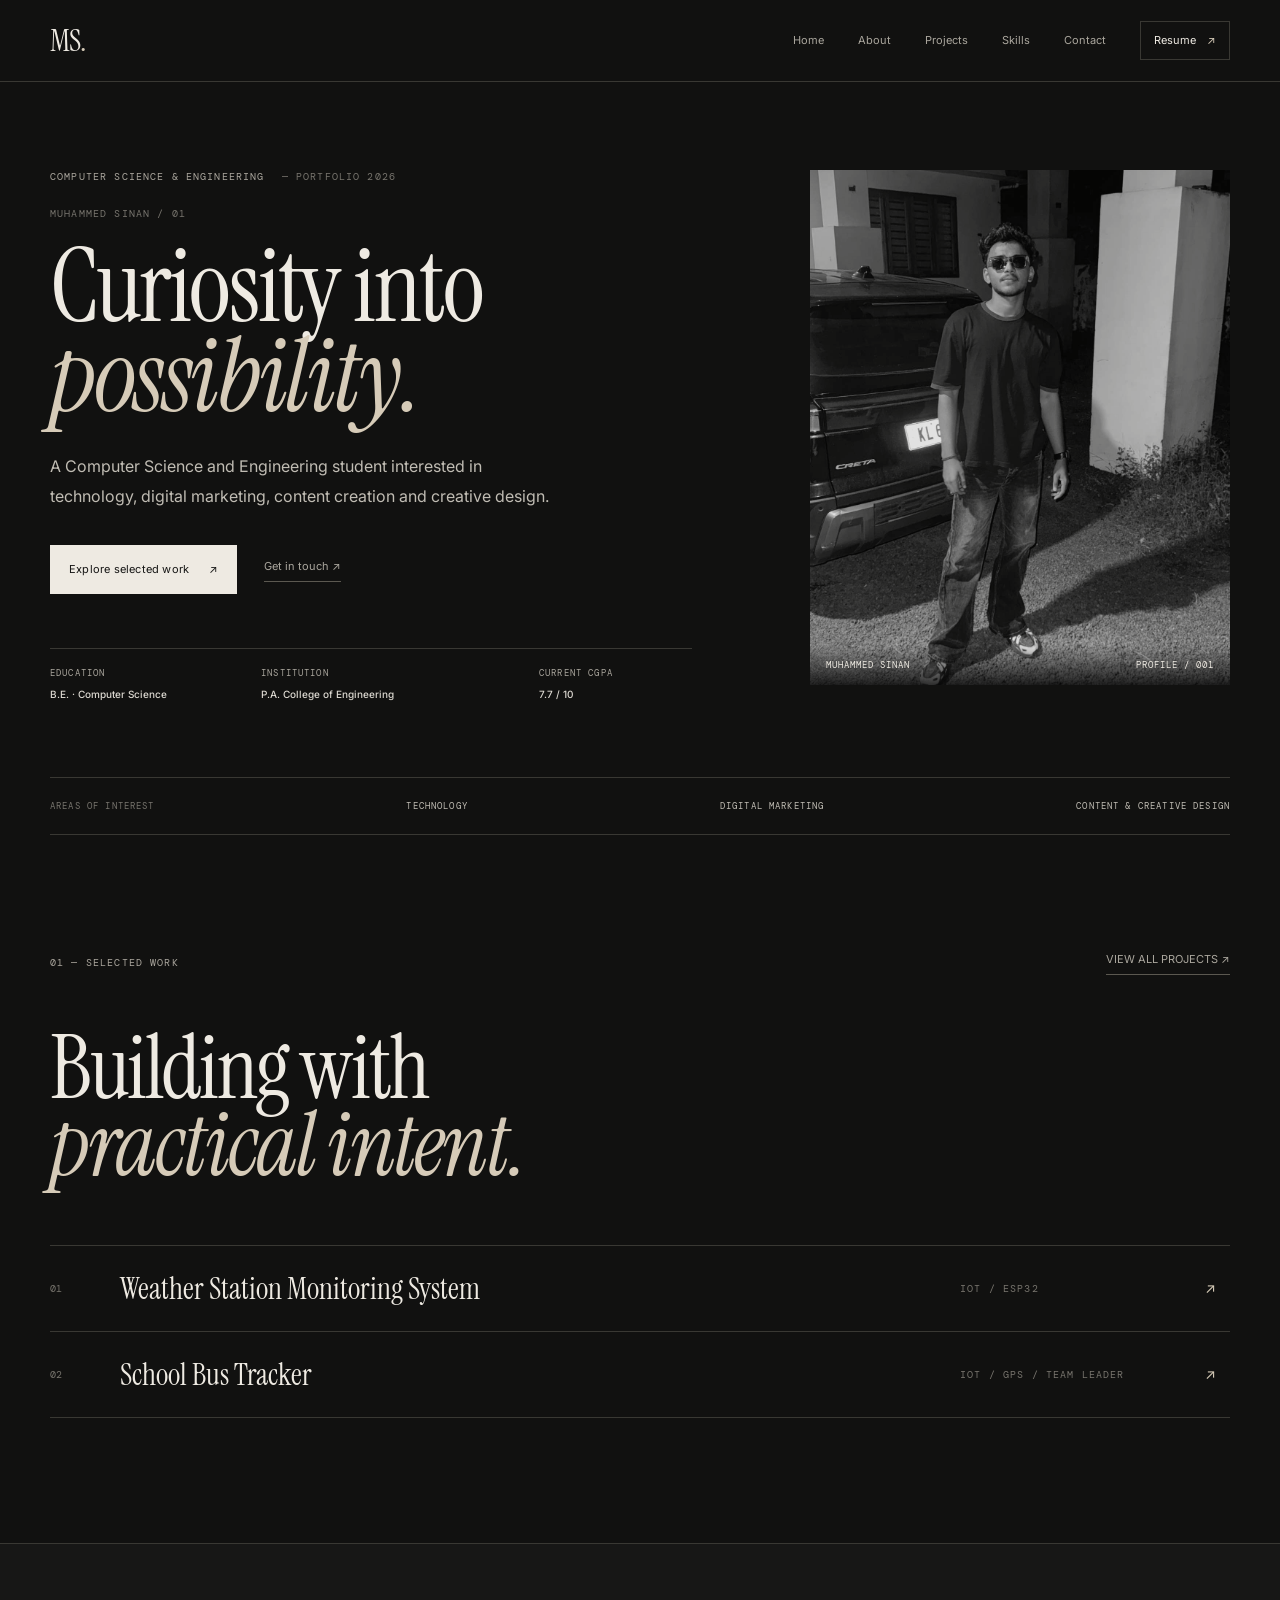
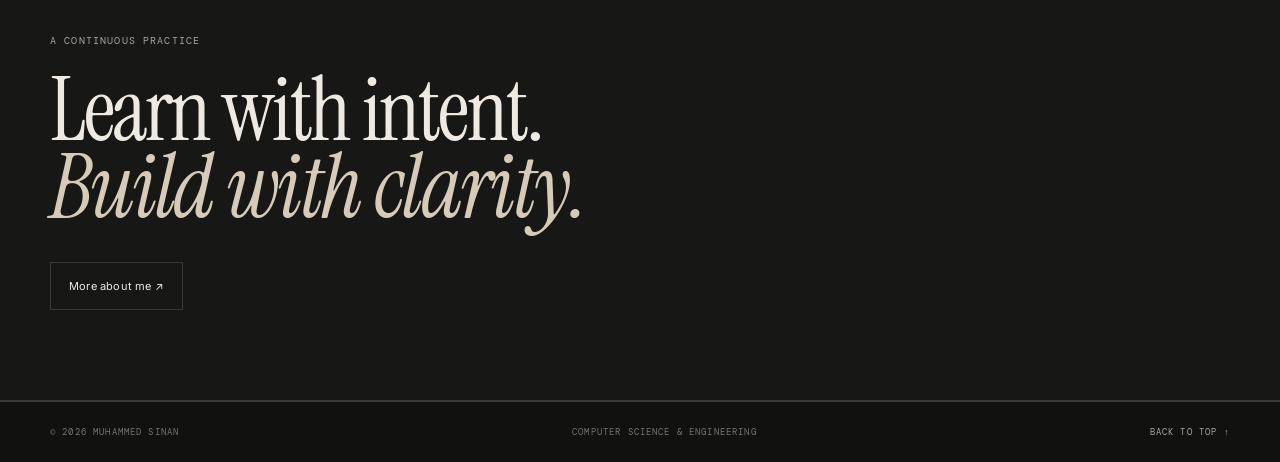
<file: index.html>
<!doctype html><html lang="en"><head><meta charset="UTF-8"><meta name="viewport" content="width=device-width, initial-scale=1"><meta name="theme-color" content="#111110"><meta name="description" content="Muhammed Sinan — Computer Science and Engineering student portfolio."><link rel="preconnect" href="https://fonts.googleapis.com"><link rel="preconnect" href="https://fonts.gstatic.com" crossorigin><link href="https://fonts.googleapis.com/css2?family=DM+Mono:wght@400;500&family=Instrument+Serif:ital@0;1&family=Inter:wght@400;500;600;700&display=swap" rel="stylesheet"><link rel="stylesheet" href="style.css"><script src="script.js" defer></script><title>Portfolio | Muhammed Sinan</title></head><body><div id="top"></div><header class="site-header"><a class="wordmark" href="index.html" aria-label="Muhammed Sinan home">MS<span>.</span></a><button class="menu-toggle" aria-label="Open navigation" aria-expanded="false">☰</button><nav class="main-nav"><a href="index.html">Home</a><a href="about.html">About</a><a href="projects.html">Projects</a><a href="skills.html">Skills</a><a href="contact.html">Contact</a><a class="nav-resume" href="public/resume.pdf" target="_blank" rel="noopener">Resume <span>↗</span></a></nav></header><main><section class="hero shell"><div class="hero-copy"><p class="eyebrow">COMPUTER SCIENCE & ENGINEERING <span>— PORTFOLIO 2026</span></p><p class="overline">MUHAMMED SINAN / 01</p><h1>Curiosity into<br><em>possibility.</em></h1><p class="hero-intro">A Computer Science and Engineering student interested in technology, digital marketing, content creation and creative design.</p><div class="hero-actions"><a class="button button-light" href="projects.html">Explore selected work <span>↗</span></a><a class="text-link" href="contact.html">Get in touch ↗</a></div><div class="hero-meta"><div><small>EDUCATION</small><b>B.E. · Computer Science</b></div><div><small>INSTITUTION</small><b>P.A. College of Engineering</b></div><div><small>CURRENT CGPA</small><b>7.7 / 10</b></div></div></div><figure class="hero-portrait"><img src="public/images/muhammed-sinan-photo.jpg" alt="Portrait of Muhammed Sinan"><figcaption><span>MUHAMMED SINAN</span><span>PROFILE / 001</span></figcaption></figure></section><div class="discipline-strip shell"><span>AREAS OF INTEREST</span><span>TECHNOLOGY</span><span>DIGITAL MARKETING</span><span>CONTENT & CREATIVE DESIGN</span></div><section class="shell section-block"><div class="section-heading"><p class="eyebrow">01 — SELECTED WORK</p><a class="text-link" href="projects.html">VIEW ALL PROJECTS ↗</a></div><h2 class="display-heading">Building with<br><em>practical intent.</em></h2><a class="project-link" href="projects.html#weather"><span>01</span><strong>Weather Station Monitoring System</strong><small>IOT / ESP32</small><b>↗</b></a><a class="project-link" href="projects.html#bus"><span>02</span><strong>School Bus Tracker</strong><small>IOT / GPS / TEAM LEADER</small><b>↗</b></a></section><section class="closing-band"><div class="shell"><p class="eyebrow">A CONTINUOUS PRACTICE</p><h2>Learn with intent.<br><em>Build with clarity.</em></h2><a class="button button-outline" href="about.html">More about me ↗</a></div></section></main><footer class="site-footer"><span>© <span data-year></span> MUHAMMED SINAN</span><span>COMPUTER SCIENCE & ENGINEERING</span><a href="#top">BACK TO TOP ↑</a></footer></body></html>
</file>
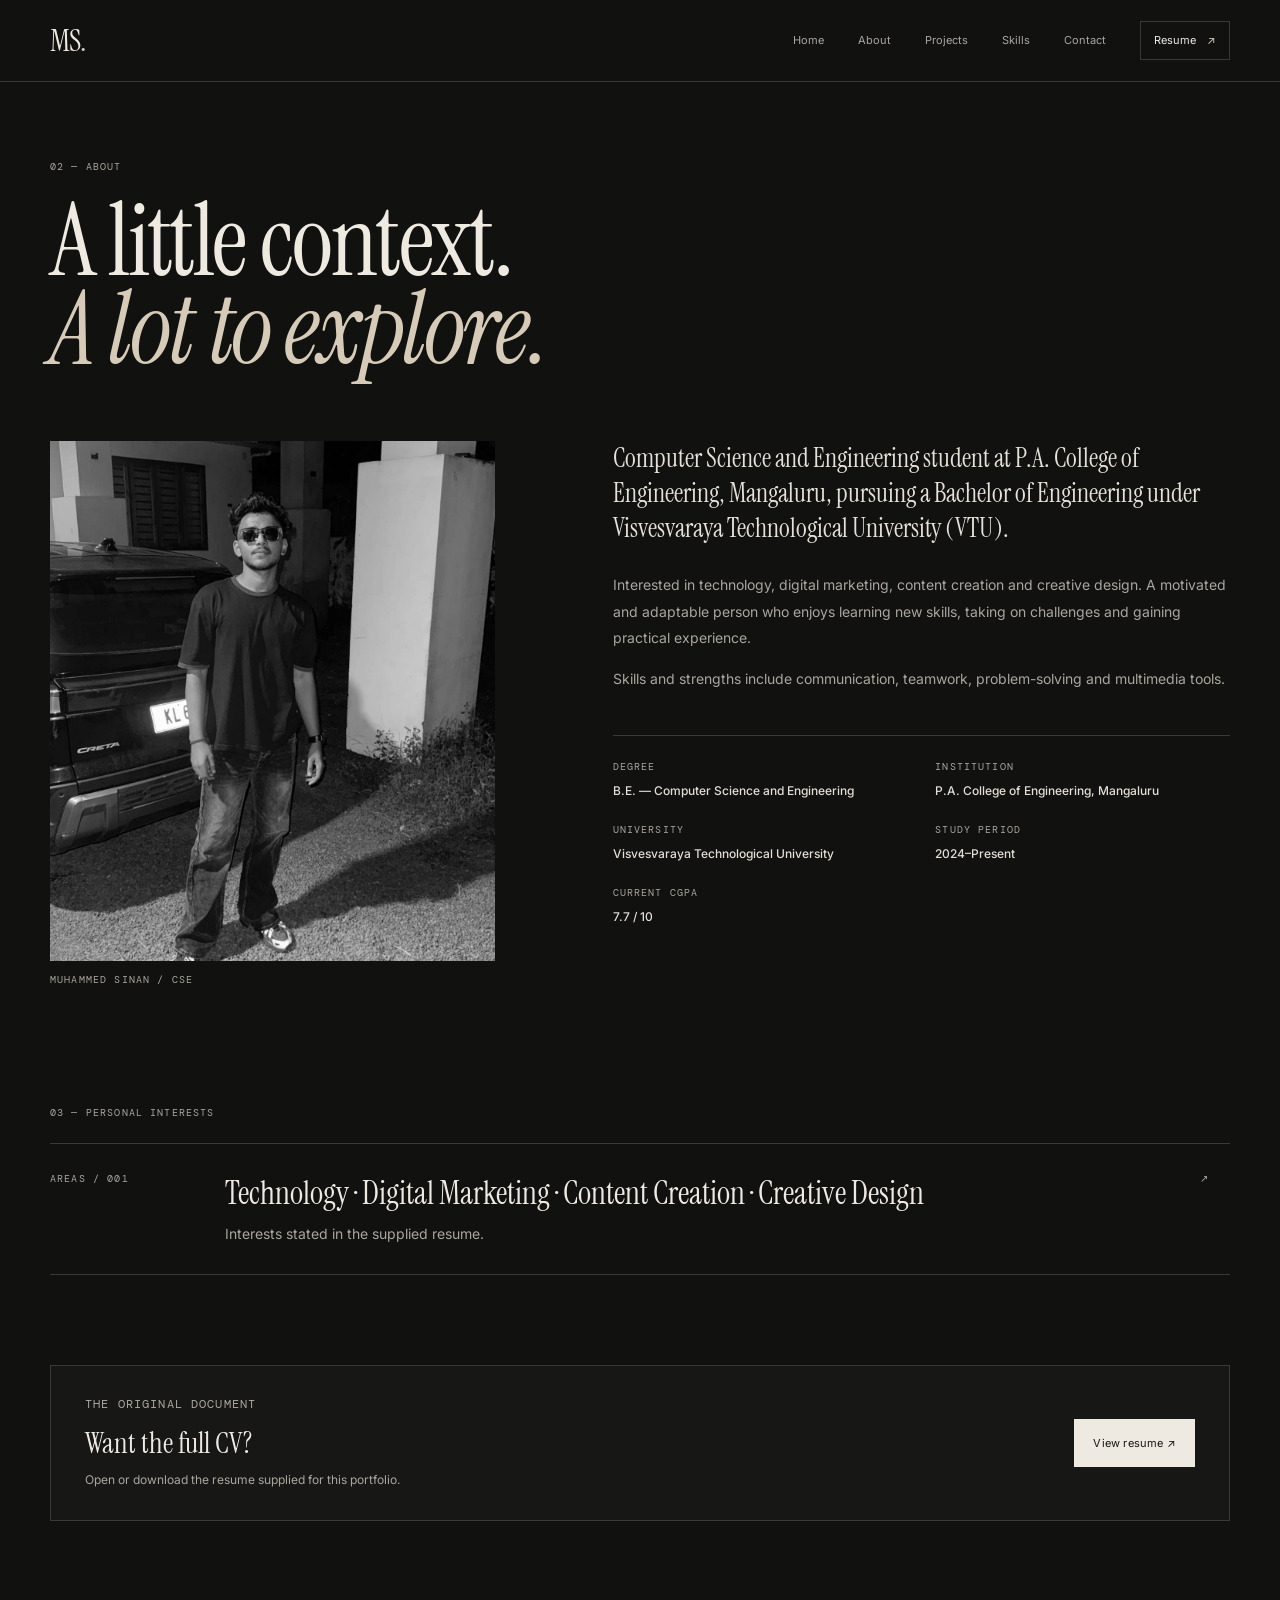
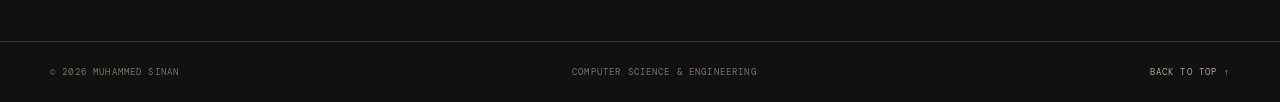
<file: about.html>
<!doctype html><html lang="en"><head><meta charset="UTF-8"><meta name="viewport" content="width=device-width, initial-scale=1"><meta name="theme-color" content="#111110"><meta name="description" content="Muhammed Sinan — Computer Science and Engineering student portfolio."><link rel="preconnect" href="https://fonts.googleapis.com"><link rel="preconnect" href="https://fonts.gstatic.com" crossorigin><link href="https://fonts.googleapis.com/css2?family=DM+Mono:wght@400;500&family=Instrument+Serif:ital@0;1&family=Inter:wght@400;500;600;700&display=swap" rel="stylesheet"><link rel="stylesheet" href="style.css"><script src="script.js" defer></script><title>About | Muhammed Sinan</title></head><body><div id="top"></div><header class="site-header"><a class="wordmark" href="index.html" aria-label="Muhammed Sinan home">MS<span>.</span></a><button class="menu-toggle" aria-label="Open navigation" aria-expanded="false">☰</button><nav class="main-nav"><a href="index.html">Home</a><a href="about.html">About</a><a href="projects.html">Projects</a><a href="skills.html">Skills</a><a href="contact.html">Contact</a><a class="nav-resume" href="public/resume.pdf" target="_blank" rel="noopener">Resume <span>↗</span></a></nav></header><main class="shell inner-page"><p class="eyebrow">02 — ABOUT</p><h1 class="page-heading">A little context.<br><em>A lot to explore.</em></h1><div class="about-layout"><figure class="about-photo"><img src="public/images/muhammed-sinan-photo.jpg" alt="Muhammed Sinan"><figcaption>MUHAMMED SINAN / CSE</figcaption></figure><div class="about-copy"><p class="lead">Computer Science and Engineering student at P.A. College of Engineering, Mangaluru, pursuing a Bachelor of Engineering under Visvesvaraya Technological University (VTU).</p><p>Interested in technology, digital marketing, content creation and creative design. A motivated and adaptable person who enjoys learning new skills, taking on challenges and gaining practical experience.</p><p>Skills and strengths include communication, teamwork, problem-solving and multimedia tools.</p><div class="fact-grid"><div><small>DEGREE</small><b>B.E. — Computer Science and Engineering</b></div><div><small>INSTITUTION</small><b>P.A. College of Engineering, Mangaluru</b></div><div><small>UNIVERSITY</small><b>Visvesvaraya Technological University</b></div><div><small>STUDY PERIOD</small><b>2024–Present</b></div><div><small>CURRENT CGPA</small><b>7.7 / 10</b></div></div></div></div><section class="cert-section"><p class="eyebrow">03 — PERSONAL INTERESTS</p><article class="cert-row"><span class="mono">AREAS / 001</span><div><h2>Technology · Digital Marketing · Content Creation · Creative Design</h2><p>Interests stated in the supplied resume.</p></div><span class="cert-mark">↗</span></article></section><section class="resume-callout"><div><p class="eyebrow">THE ORIGINAL DOCUMENT</p><h2>Want the full CV?</h2><p>Open or download the resume supplied for this portfolio.</p></div><a class="button button-light" href="public/resume.pdf" target="_blank" rel="noopener">View resume ↗</a></section></main><footer class="site-footer"><span>© <span data-year></span> MUHAMMED SINAN</span><span>COMPUTER SCIENCE & ENGINEERING</span><a href="#top">BACK TO TOP ↑</a></footer></body></html>
</file>
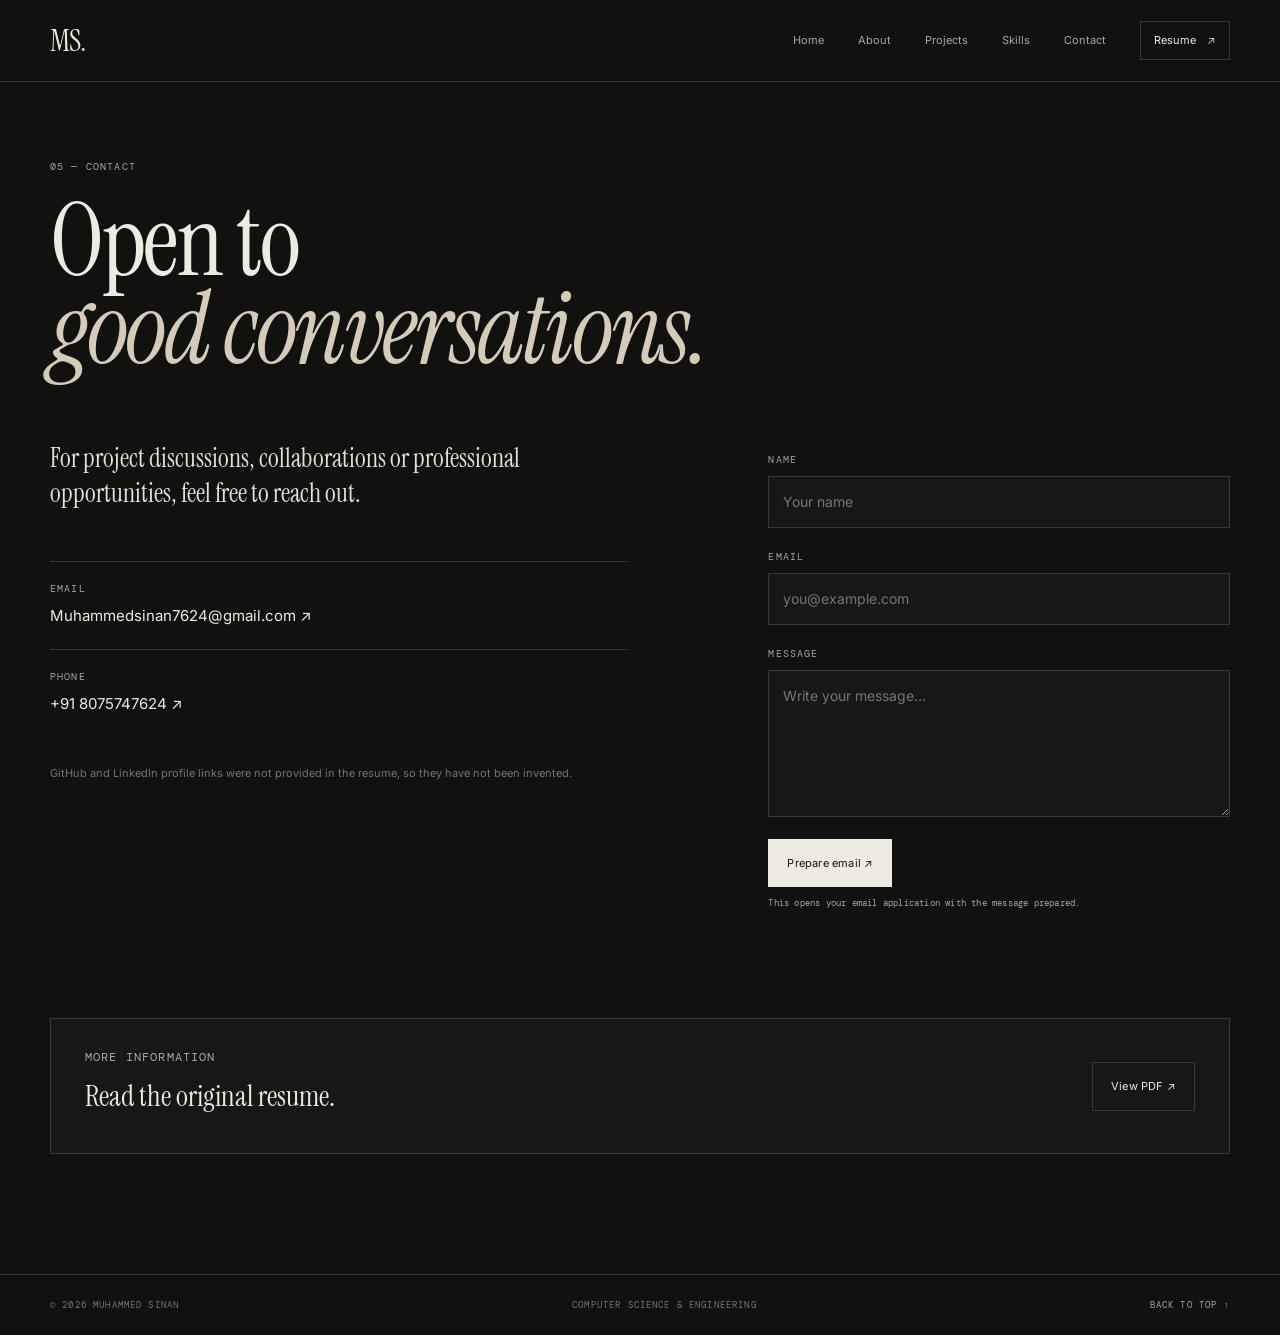
<file: contact.html>
<!doctype html><html lang="en"><head><meta charset="UTF-8"><meta name="viewport" content="width=device-width, initial-scale=1"><meta name="theme-color" content="#111110"><meta name="description" content="Muhammed Sinan — Computer Science and Engineering student portfolio."><link rel="preconnect" href="https://fonts.googleapis.com"><link rel="preconnect" href="https://fonts.gstatic.com" crossorigin><link href="https://fonts.googleapis.com/css2?family=DM+Mono:wght@400;500&family=Instrument+Serif:ital@0;1&family=Inter:wght@400;500;600;700&display=swap" rel="stylesheet"><link rel="stylesheet" href="style.css"><script src="script.js" defer></script><title>Contact | Muhammed Sinan</title></head><body><div id="top"></div><header class="site-header"><a class="wordmark" href="index.html" aria-label="Muhammed Sinan home">MS<span>.</span></a><button class="menu-toggle" aria-label="Open navigation" aria-expanded="false">☰</button><nav class="main-nav"><a href="index.html">Home</a><a href="about.html">About</a><a href="projects.html">Projects</a><a href="skills.html">Skills</a><a href="contact.html">Contact</a><a class="nav-resume" href="public/resume.pdf" target="_blank" rel="noopener">Resume <span>↗</span></a></nav></header><main class="shell inner-page"><p class="eyebrow">05 — CONTACT</p><h1 class="page-heading">Open to<br><em>good conversations.</em></h1><div class="contact-layout"><div class="contact-copy"><p class="lead">For project discussions, collaborations or professional opportunities, feel free to reach out.</p><div class="contact-row"><small>EMAIL</small><a href="mailto:Muhammedsinan7624@gmail.com">Muhammedsinan7624@gmail.com ↗</a></div><div class="contact-row"><small>PHONE</small><a href="tel:+918075747624">+91 8075747624 ↗</a></div><p class="contact-note">GitHub and LinkedIn profile links were not provided in the resume, so they have not been invented.</p></div><form class="contact-form" id="contact-form"><label for="name">NAME</label><input id="name" name="name" required placeholder="Your name"><label for="email">EMAIL</label><input id="email" name="email" type="email" required placeholder="you@example.com"><label for="message">MESSAGE</label><textarea id="message" name="message" rows="5" required placeholder="Write your message..."></textarea><button class="button button-light" type="submit">Prepare email ↗</button><p class="form-note">This opens your email application with the message prepared.</p></form></div><section class="resume-callout contact-resume"><div><p class="eyebrow">MORE INFORMATION</p><h2>Read the original resume.</h2></div><a class="button button-outline" href="public/resume.pdf" target="_blank" rel="noopener">View PDF ↗</a></section></main><footer class="site-footer"><span>© <span data-year></span> MUHAMMED SINAN</span><span>COMPUTER SCIENCE & ENGINEERING</span><a href="#top">BACK TO TOP ↑</a></footer></body></html>
</file>
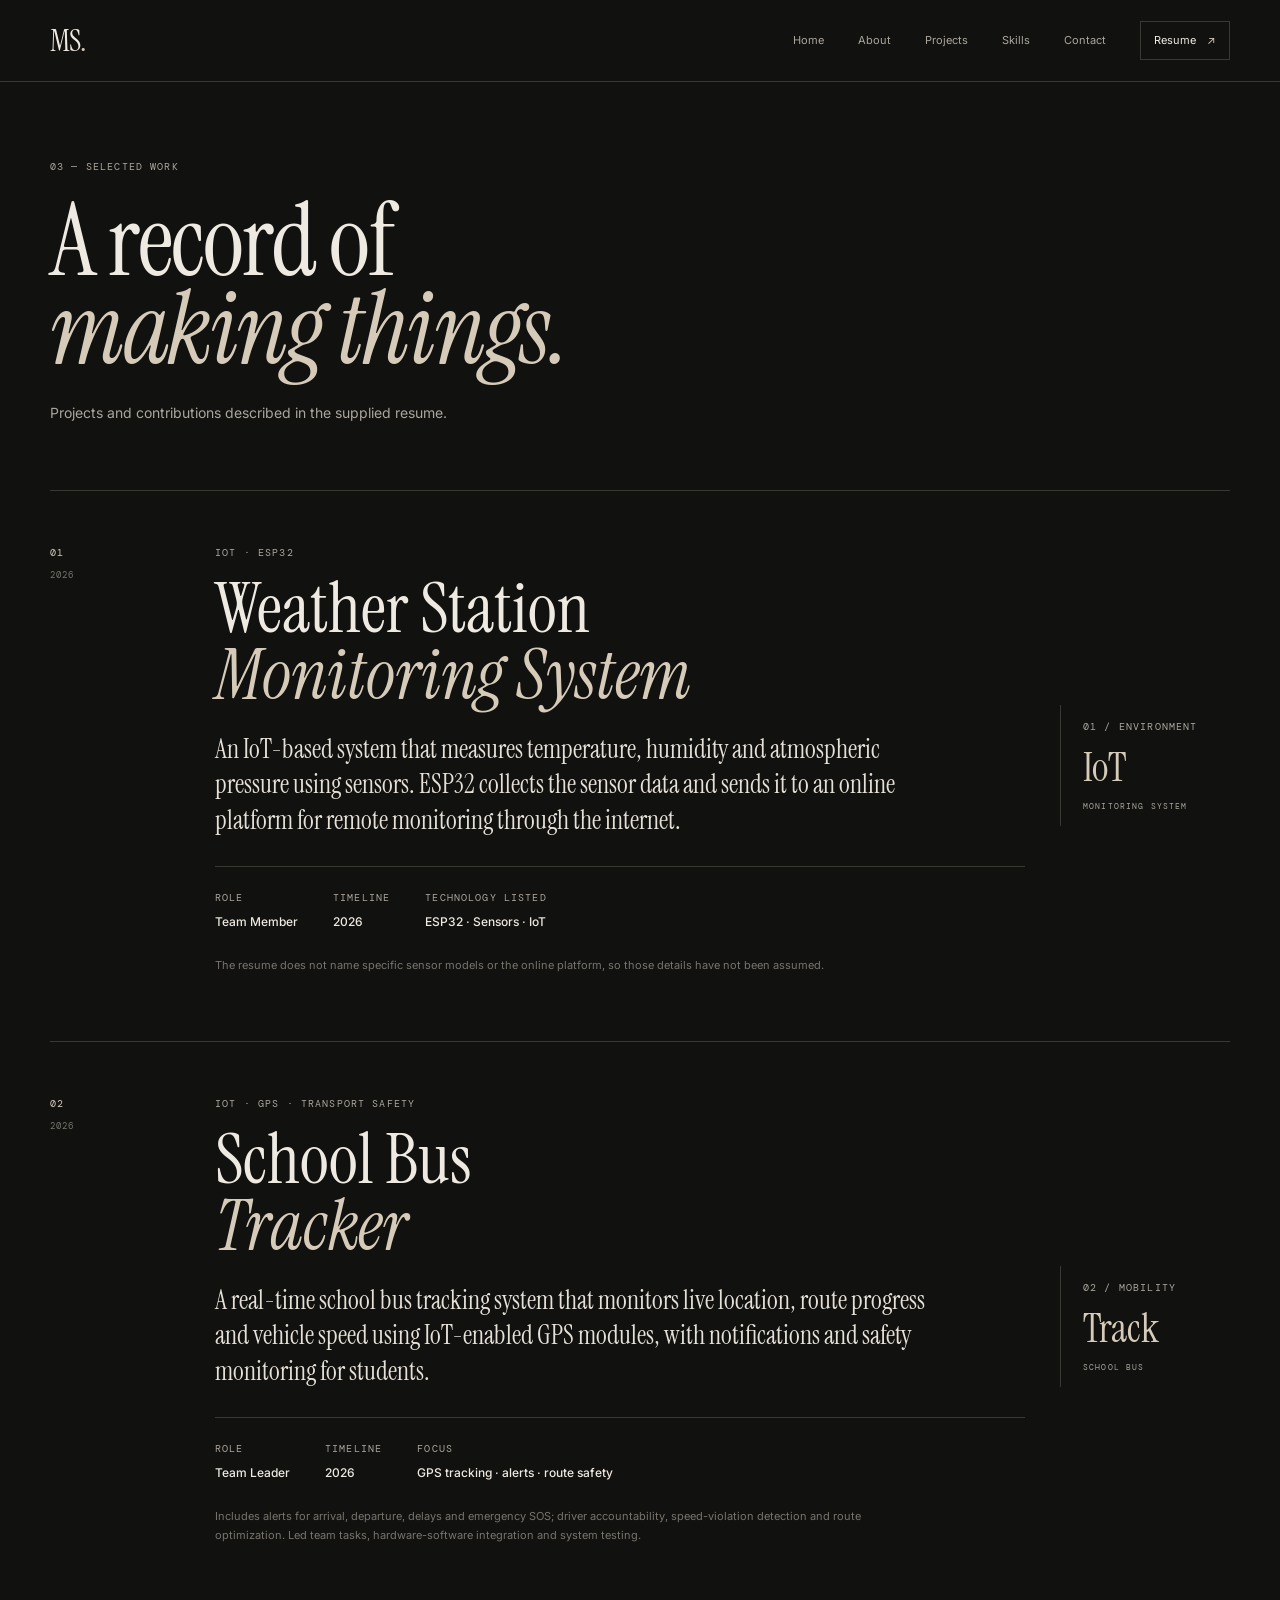
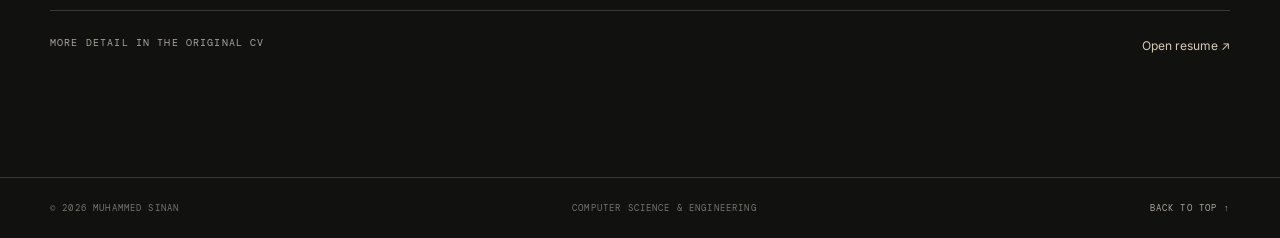
<file: projects.html>
<!doctype html><html lang="en"><head><meta charset="UTF-8"><meta name="viewport" content="width=device-width, initial-scale=1"><meta name="theme-color" content="#111110"><meta name="description" content="Muhammed Sinan — Computer Science and Engineering student portfolio."><link rel="preconnect" href="https://fonts.googleapis.com"><link rel="preconnect" href="https://fonts.gstatic.com" crossorigin><link href="https://fonts.googleapis.com/css2?family=DM+Mono:wght@400;500&family=Instrument+Serif:ital@0;1&family=Inter:wght@400;500;600;700&display=swap" rel="stylesheet"><link rel="stylesheet" href="style.css"><script src="script.js" defer></script><title>Projects | Muhammed Sinan</title></head><body><div id="top"></div><header class="site-header"><a class="wordmark" href="index.html" aria-label="Muhammed Sinan home">MS<span>.</span></a><button class="menu-toggle" aria-label="Open navigation" aria-expanded="false">☰</button><nav class="main-nav"><a href="index.html">Home</a><a href="about.html">About</a><a href="projects.html">Projects</a><a href="skills.html">Skills</a><a href="contact.html">Contact</a><a class="nav-resume" href="public/resume.pdf" target="_blank" rel="noopener">Resume <span>↗</span></a></nav></header><main class="shell inner-page"><p class="eyebrow">03 — SELECTED WORK</p><h1 class="page-heading">A record of<br><em>making things.</em></h1><p class="page-intro">Projects and contributions described in the supplied resume.</p><article class="project-detail" id="weather"><div class="project-index">01 <span>2026</span></div><div class="project-main"><p class="eyebrow">IOT · ESP32</p><h2>Weather Station<br><em>Monitoring System</em></h2><p class="lead">An IoT-based system that measures temperature, humidity and atmospheric pressure using sensors. ESP32 collects the sensor data and sends it to an online platform for remote monitoring through the internet.</p><div class="project-facts"><div><small>ROLE</small><b>Team Member</b></div><div><small>TIMELINE</small><b>2026</b></div><div><small>TECHNOLOGY LISTED</small><b>ESP32 · Sensors · IoT</b></div></div><p class="project-note">The resume does not name specific sensor models or the online platform, so those details have not been assumed.</p></div><div class="project-side"><span>01 / ENVIRONMENT</span><strong>IoT</strong><small>MONITORING SYSTEM</small></div></article><article class="project-detail" id="bus"><div class="project-index">02 <span>2026</span></div><div class="project-main"><p class="eyebrow">IOT · GPS · TRANSPORT SAFETY</p><h2>School Bus<br><em>Tracker</em></h2><p class="lead">A real-time school bus tracking system that monitors live location, route progress and vehicle speed using IoT-enabled GPS modules, with notifications and safety monitoring for students.</p><div class="project-facts"><div><small>ROLE</small><b>Team Leader</b></div><div><small>TIMELINE</small><b>2026</b></div><div><small>FOCUS</small><b>GPS tracking · alerts · route safety</b></div></div><p class="project-note">Includes alerts for arrival, departure, delays and emergency SOS; driver accountability, speed-violation detection and route optimization. Led team tasks, hardware-software integration and system testing.</p></div><div class="project-side"><span>02 / MOBILITY</span><strong>Track</strong><small>SCHOOL BUS</small></div></article><div class="resume-inline"><span>MORE DETAIL IN THE ORIGINAL CV</span><a href="public/resume.pdf" target="_blank" rel="noopener">Open resume ↗</a></div></main><footer class="site-footer"><span>© <span data-year></span> MUHAMMED SINAN</span><span>COMPUTER SCIENCE & ENGINEERING</span><a href="#top">BACK TO TOP ↑</a></footer></body></html>
</file>
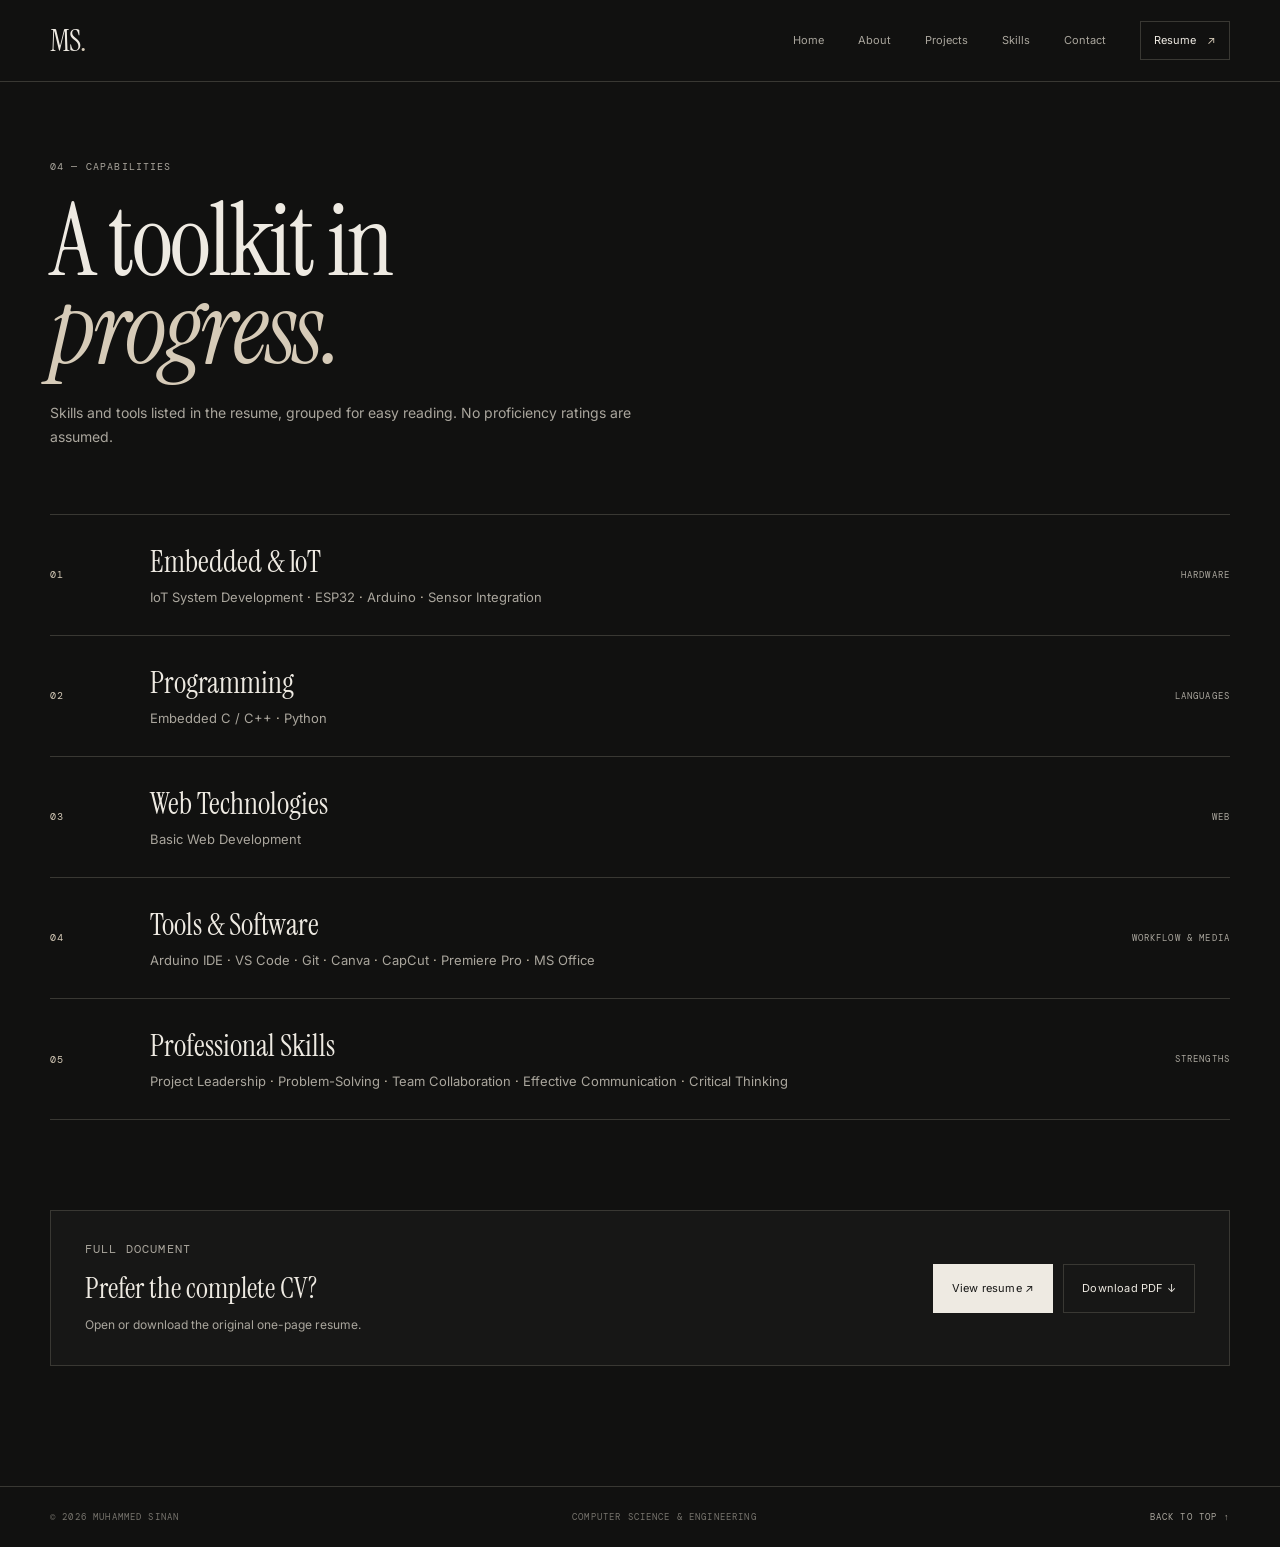
<file: skills.html>
<!doctype html><html lang="en"><head><meta charset="UTF-8"><meta name="viewport" content="width=device-width, initial-scale=1"><meta name="theme-color" content="#111110"><meta name="description" content="Muhammed Sinan — Computer Science and Engineering student portfolio."><link rel="preconnect" href="https://fonts.googleapis.com"><link rel="preconnect" href="https://fonts.gstatic.com" crossorigin><link href="https://fonts.googleapis.com/css2?family=DM+Mono:wght@400;500&family=Instrument+Serif:ital@0;1&family=Inter:wght@400;500;600;700&display=swap" rel="stylesheet"><link rel="stylesheet" href="style.css"><script src="script.js" defer></script><title>Skills | Muhammed Sinan</title></head><body><div id="top"></div><header class="site-header"><a class="wordmark" href="index.html" aria-label="Muhammed Sinan home">MS<span>.</span></a><button class="menu-toggle" aria-label="Open navigation" aria-expanded="false">☰</button><nav class="main-nav"><a href="index.html">Home</a><a href="about.html">About</a><a href="projects.html">Projects</a><a href="skills.html">Skills</a><a href="contact.html">Contact</a><a class="nav-resume" href="public/resume.pdf" target="_blank" rel="noopener">Resume <span>↗</span></a></nav></header><main class="shell inner-page"><p class="eyebrow">04 — CAPABILITIES</p><h1 class="page-heading">A toolkit in<br><em>progress.</em></h1><p class="page-intro">Skills and tools listed in the resume, grouped for easy reading. No proficiency ratings are assumed.</p><div class="skill-list"><section><span class="skill-no">01</span><div><h2>Embedded & IoT</h2><p>IoT System Development <i>·</i> ESP32 <i>·</i> Arduino <i>·</i> Sensor Integration</p></div><small>HARDWARE</small></section><section><span class="skill-no">02</span><div><h2>Programming</h2><p>Embedded C / C++ <i>·</i> Python</p></div><small>LANGUAGES</small></section><section><span class="skill-no">03</span><div><h2>Web Technologies</h2><p>Basic Web Development</p></div><small>WEB</small></section><section><span class="skill-no">04</span><div><h2>Tools & Software</h2><p>Arduino IDE <i>·</i> VS Code <i>·</i> Git <i>·</i> Canva <i>·</i> CapCut <i>·</i> Premiere Pro <i>·</i> MS Office</p></div><small>WORKFLOW & MEDIA</small></section><section><span class="skill-no">05</span><div><h2>Professional Skills</h2><p>Project Leadership <i>·</i> Problem-Solving <i>·</i> Team Collaboration <i>·</i> Effective Communication <i>·</i> Critical Thinking</p></div><small>STRENGTHS</small></section></div><section class="resume-callout"><div><p class="eyebrow">FULL DOCUMENT</p><h2>Prefer the complete CV?</h2><p>Open or download the original one-page resume.</p></div><div class="button-pair"><a class="button button-light" href="public/resume.pdf" target="_blank" rel="noopener">View resume ↗</a><a class="button button-outline" href="public/resume.pdf" download="Muhammed-Sinan-Resume.pdf">Download PDF ↓</a></div></section></main><footer class="site-footer"><span>© <span data-year></span> MUHAMMED SINAN</span><span>COMPUTER SCIENCE & ENGINEERING</span><a href="#top">BACK TO TOP ↑</a></footer></body></html>
</file>
<file: style.css>
:root{--bg:#111110;--panel:#171716;--text:#eeeae2;--muted:#aaa69d;--dim:#77746d;--line:#393833;--accent:#d6cbb8;--serif:"Instrument Serif",Georgia,serif;--sans:Inter,Arial,sans-serif;--mono:"DM Mono",monospace}*{box-sizing:border-box}html{scroll-behavior:smooth}body{margin:0;background:var(--bg);color:var(--text);font-family:var(--sans);font-size:14px;line-height:1.7;-webkit-font-smoothing:antialiased}a{color:inherit;text-decoration:none}button,input,textarea{font:inherit}.shell{width:min(1180px,calc(100% - 96px));margin-inline:auto}.site-header{height:82px;padding:0 max(48px,calc((100vw - 1180px)/2));display:flex;align-items:center;justify-content:space-between;border-bottom:1px solid var(--line);position:relative;z-index:5;background:rgba(17,17,16,.96)}.wordmark{font:30px var(--serif);letter-spacing:-1px}.wordmark span{color:var(--accent)}.main-nav{display:flex;align-items:center;gap:34px}.main-nav a{font-size:11px;color:var(--muted);transition:color .2s}.main-nav a:hover,.main-nav a:focus{color:var(--text)}.main-nav .nav-resume{border:1px solid var(--line);padding:9px 13px;color:var(--text)}.nav-resume span{color:var(--accent);margin-left:8px}.menu-toggle{display:none;background:none;color:var(--text);border:0;font-size:22px}.eyebrow,.overline,.mono,.site-footer,.discipline-strip,.hero-meta small,.project-link small,.project-index,.project-side span,.project-side small,.project-facts small,.skill-list>section>small,.skill-no,.contact-row small,.contact-form label,.form-note,.resume-inline span,.about-photo figcaption,.cert-row>span,.fact-grid small{font:10px var(--mono);letter-spacing:1.15px;color:var(--muted)}.eyebrow{margin:0 0 24px}.eyebrow span{color:var(--dim);margin-left:10px}.hero{min-height:690px;padding-block:88px 74px;display:grid;grid-template-columns:1.1fr .72fr;gap:10%;align-items:center}.overline{margin:0 0 22px;color:var(--dim)}h1,h2,p{margin-top:0}.hero h1,.page-heading,.display-heading,.closing-band h2{font:clamp(68px,8vw,112px)/.88 var(--serif);letter-spacing:-2.4px;margin:0 0 30px;font-weight:400}.hero h1 em,.page-heading em,.display-heading em,.closing-band h2 em,.project-main h2 em{font-weight:400;color:var(--accent)}.hero-intro{max-width:510px;color:#c0bcb3;font-size:16px;line-height:1.85}.hero-actions{display:flex;align-items:center;gap:27px;margin:34px 0 54px}.button{display:inline-flex;align-items:center;justify-content:center;gap:20px;padding:14px 18px;font-size:11px;letter-spacing:.2px;border:1px solid var(--line);transition:transform .2s,border-color .2s,background .2s}.button:hover{transform:translateY(-2px);border-color:var(--accent)}.button-light{background:var(--text);color:#171716;border-color:var(--text)}.button-light:hover{background:var(--accent);color:#111}.button-outline{color:var(--text);background:transparent}.text-link{font-size:11px;color:var(--muted);border-bottom:1px solid #5b5850;padding-bottom:5px}.hero-meta{display:grid;grid-template-columns:1fr 1.35fr .8fr;gap:20px;border-top:1px solid var(--line);padding-top:18px}.hero-meta div{display:flex;flex-direction:column;gap:7px}.hero-meta small{font-size:9px}.hero-meta b{font-size:10px;font-weight:500;color:#dedad2}.hero-portrait{margin:0;align-self:stretch;max-height:515px;position:relative;overflow:hidden;background:#252522}.hero-portrait img{width:100%;height:100%;object-fit:cover;object-position:center 28%;filter:grayscale(100%);opacity:.88;transition:filter .5s,transform .7s}.hero-portrait:hover img{filter:grayscale(45%);transform:scale(1.025)}.hero-portrait figcaption{position:absolute;bottom:0;left:0;right:0;padding:14px 16px;background:linear-gradient(transparent,rgba(0,0,0,.8));display:flex;justify-content:space-between;font:9px var(--mono);letter-spacing:1px}.discipline-strip{display:flex;justify-content:space-between;gap:15px;padding:22px 0;border-top:1px solid var(--line);border-bottom:1px solid var(--line);font-size:9px;color:#c1bdb4}.discipline-strip span:first-child{color:var(--dim)}.section-block{padding-block:115px 125px}.section-heading{display:flex;justify-content:space-between;align-items:center}.section-heading .eyebrow{margin:0}.display-heading{font-size:clamp(58px,7vw,88px);margin:55px 0 60px}.project-link{display:grid;grid-template-columns:55px 1fr 230px 25px;align-items:center;gap:15px;padding:23px 0;border-top:1px solid var(--line);transition:padding .25s,color .25s}.project-link:last-child{border-bottom:1px solid var(--line)}.project-link:hover{padding-inline:10px;color:var(--accent)}.project-link>span,.project-link>small{font:10px var(--mono);color:var(--dim)}.project-link strong{font:30px var(--serif);font-weight:400}.project-link>b{font-weight:400;color:var(--accent)}.closing-band{background:var(--panel);border-block:1px solid var(--line);padding:90px 0}.closing-band h2{font-size:clamp(58px,7vw,88px);margin:25px 0 35px}.inner-page{padding-block:78px 120px}.page-heading{font-size:clamp(64px,8vw,100px);margin:0 0 68px}.about-layout{display:grid;grid-template-columns:.72fr 1fr;gap:10%;align-items:start}.about-photo{margin:0}.about-photo img{display:block;width:100%;max-height:520px;object-fit:cover;object-position:center 25%;filter:grayscale(100%)}.about-photo figcaption{display:block;padding-top:12px}.about-copy{max-width:650px}.lead{font:26px/1.35 var(--serif);color:#e6e1d8}.about-copy>p:not(.lead){color:var(--muted);line-height:1.9}.fact-grid{display:grid;grid-template-columns:1fr 1fr;gap:22px 28px;margin-top:42px;padding-top:24px;border-top:1px solid var(--line)}.fact-grid div{display:flex;flex-direction:column;gap:8px}.fact-grid b{font-size:12px;font-weight:500;color:#e4dfd6}.cert-section{margin-top:120px}.cert-row{display:grid;grid-template-columns:150px 1fr 30px;gap:25px;padding:28px 0;border-block:1px solid var(--line);align-items:start}.cert-row h2,.resume-callout h2{font:32px var(--serif);font-weight:400;margin:0 0 8px}.cert-row p,.resume-callout p{color:var(--muted);max-width:620px;margin:0}.cert-mark{color:var(--accent)}.resume-callout{display:flex;align-items:center;justify-content:space-between;gap:30px;background:var(--panel);border:1px solid var(--line);padding:30px 34px;margin-top:90px}.resume-callout .eyebrow{margin-bottom:12px}.resume-callout h2{font-size:29px}.resume-callout p{font-size:12px}.page-intro{color:var(--muted);margin:-40px 0 65px;max-width:600px}.project-detail{display:grid;grid-template-columns:130px 1fr 170px;gap:35px;padding:55px 0;border-top:1px solid var(--line);scroll-margin-top:30px}.project-detail:last-of-type{border-bottom:1px solid var(--line)}.project-index{display:flex;flex-direction:column;gap:10px;color:var(--accent)}.project-index span{color:var(--dim);font-size:9px}.project-main .eyebrow{margin-bottom:17px}.project-main h2{font:clamp(48px,6vw,70px)/.94 var(--serif);font-weight:400;margin:0 0 25px}.project-main .lead{max-width:720px}.project-facts{display:flex;flex-wrap:wrap;gap:35px;padding:24px 0;margin-top:28px;border-top:1px solid var(--line)}.project-facts div{display:flex;flex-direction:column;gap:8px}.project-facts b{font-size:12px;font-weight:500}.project-note{font-size:11px;color:var(--dim);max-width:650px}.project-side{align-self:center;border-left:1px solid var(--line);padding:15px 0 15px 22px;display:flex;flex-direction:column;gap:8px}.project-side strong{font:40px var(--serif);color:var(--accent);font-weight:400}.project-side small{font-size:8px}.resume-inline{display:flex;justify-content:space-between;padding-top:25px}.resume-inline a{font-size:12px;color:var(--accent)}.skill-list{border-top:1px solid var(--line)}.skill-list>section{display:grid;grid-template-columns:80px 1fr 150px;gap:20px;align-items:center;padding:27px 0;border-bottom:1px solid var(--line)}.skill-no{color:var(--accent)}.skill-list h2{font:30px var(--serif);font-weight:400;margin:0 0 5px}.skill-list p{color:var(--muted);margin:0;font-size:13px}.skill-list p i{color:var(--accent);font-style:normal}.skill-list>section>small{text-align:right;font-size:9px}.button-pair{display:flex;gap:10px;flex-wrap:wrap}.contact-layout{display:grid;grid-template-columns:1fr .8fr;gap:12%;align-items:start}.contact-copy .lead{max-width:480px;margin-bottom:50px}.contact-row{display:flex;flex-direction:column;gap:8px;padding:20px 0;border-top:1px solid var(--line)}.contact-row a{font-size:15px}.contact-row a:hover{color:var(--accent)}.contact-note{font-size:11px;color:var(--dim);margin-top:28px}.contact-form{display:flex;flex-direction:column;gap:10px}.contact-form label{margin-top:12px}.contact-form input,.contact-form textarea{width:100%;background:#171716;color:var(--text);border:1px solid var(--line);padding:13px 14px;outline:none;resize:vertical}.contact-form input:focus,.contact-form textarea:focus{border-color:var(--accent)}.contact-form .button{align-self:flex-start;margin-top:12px;cursor:pointer}.form-note{font-size:9px;letter-spacing:.2px}.contact-resume{margin-top:100px}.site-footer{border-top:1px solid var(--line);padding:24px max(48px,calc((100vw - 1180px)/2));display:flex;justify-content:space-between;gap:15px;font-size:9px;color:var(--dim)}.site-footer a{color:var(--muted)}@media(max-width:800px){.shell{width:calc(100% - 44px)}.site-header{height:70px;padding:0 22px}.menu-toggle{display:block}.main-nav{display:none;position:absolute;top:69px;left:0;right:0;background:#151514;border-bottom:1px solid var(--line);padding:22px;flex-direction:column;align-items:flex-start;gap:20px}.main-nav.open{display:flex}.hero{padding-block:65px 55px;grid-template-columns:1fr;gap:42px;min-height:auto}.hero h1{font-size:clamp(70px,15vw,100px)}.hero-portrait{height:480px;max-height:unset;width:min(100%,430px);justify-self:center}.hero-meta{grid-template-columns:1fr 1fr;row-gap:20px}.discipline-strip{flex-wrap:wrap;justify-content:flex-start;gap:13px 22px}.section-block{padding-block:80px}.project-link{grid-template-columns:30px 1fr 20px}.project-link small{grid-column:2;grid-row:2}.project-link>b{grid-column:3;grid-row:1}.project-link strong{font-size:25px}.inner-page{padding-block:60px 85px}.page-heading{font-size:clamp(62px,13vw,88px);margin-bottom:48px}.about-layout{grid-template-columns:1fr;gap:35px}.about-photo{width:min(100%,420px)}.about-photo img{max-height:470px}.cert-section{margin-top:80px}.cert-row{grid-template-columns:1fr 25px;gap:10px}.cert-row>span:first-child{grid-column:1/-1}.cert-row>div{grid-column:1}.resume-callout{align-items:flex-start;flex-direction:column;padding:25px;margin-top:65px}.project-detail{grid-template-columns:55px 1fr;gap:20px;padding:40px 0}.project-side{display:none}.project-facts{gap:20px}.skill-list>section{grid-template-columns:35px 1fr;gap:12px}.skill-list>section>small{grid-column:2;text-align:left}.skill-list h2{font-size:27px}.contact-layout{grid-template-columns:1fr;gap:45px}.contact-resume{margin-top:65px}.site-footer{padding:22px;flex-wrap:wrap}.site-footer span:nth-child(2){display:none}}@media(max-width:420px){.hero-portrait{height:390px}.hero-actions{gap:18px;flex-wrap:wrap}.hero-meta{grid-template-columns:1fr 1fr}.display-heading{font-size:58px}.section-heading{align-items:flex-start;gap:15px}.section-heading .text-link{font-size:9px}.project-facts{flex-direction:column;gap:15px}.button-pair{flex-direction:column;width:100%}.button-pair .button{width:100%}}
</file>
